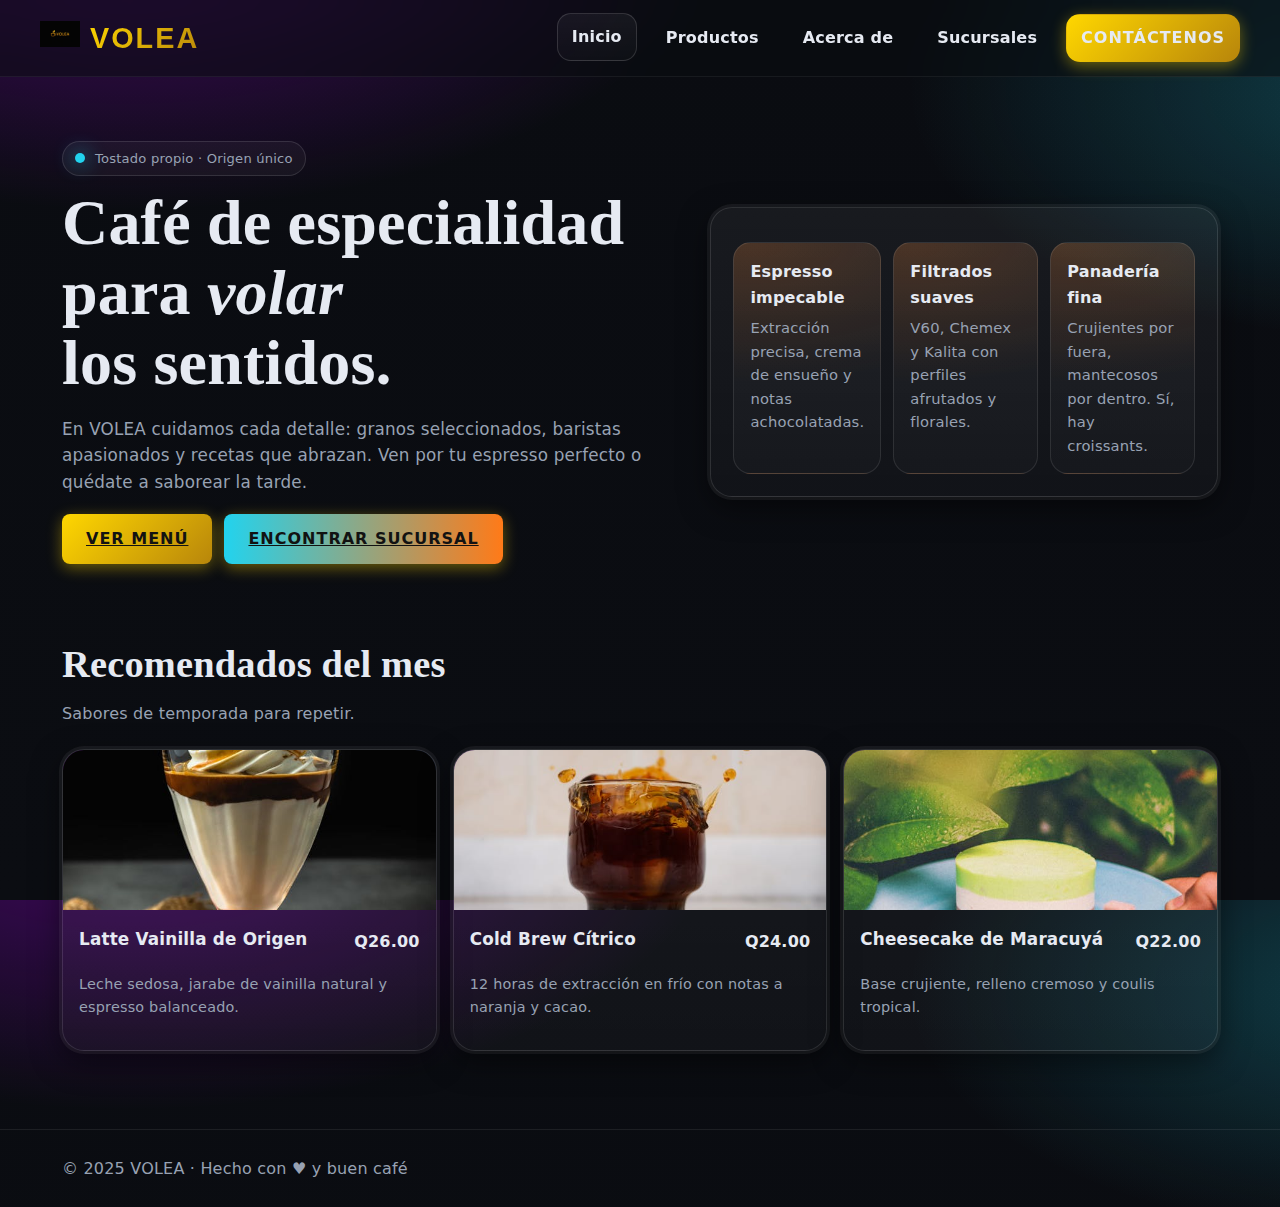
<file: Index.html>
<!doctype html>
<html lang="es">
<head>
  <meta charset="utf-8">
  <meta name="viewport" content="width=device-width, initial-scale=1">
  <meta name="color-scheme" content="dark">
  <title>VOLEA — Cafetería</title>
  <meta name="description" content="VOLEA — Café de especialidad, postres artesanales y momentos inolvidables.">
  <link rel="icon" type="image/png" href="img/Logo.png">
  <link rel="stylesheet" href="style.css">
</head>
<body>
  <nav class="site-nav">
    <div class="container nav-inner">
      <a class="brand" href="index.html" aria-label="Inicio VOLEA">
        <div class="logo">
            <img src="img/Logo.png" alt="Logo VOLEA" style="width: 40px; height: 40px;">
        </div>
        <span>VOLEA</span>
      </a>
      <div class="nav-links">
        <a href="index.html" aria-current="page">Inicio</a>
        <a href="productos.html">Productos</a>
        <a href="acerca.html">Acerca de</a>
        <a href="sucursales.html">Sucursales</a>
        <a href="contacto.html" class="btn" style="padding:10px 14px">Contáctenos</a>
      </div>
    </div>
  </nav>

  <header class="hero">
    <div class="container wrap">
      <div>
        <span class="badge"><span class="dot"></span> Tostado propio · Origen único</span>
        <h1 class="title">Café de especialidad para <em>volar</em> los sentidos.</h1>
        <p class="lead">En VOLEA cuidamos cada detalle: granos seleccionados, baristas apasionados y recetas que abrazan. Ven por tu espresso perfecto o quédate a saborear la tarde.</p>
        <div style="margin-top:18px; display:flex; gap:12px; flex-wrap:wrap">
          <a class="btn" href="productos.html">Ver menú</a>
          <a class="btn" href="sucursales.html" style="background:linear-gradient(90deg, var(--accent), var(--brand));">Encontrar sucursal</a>
        </div>
      </div>
      <div class="hero-card">
        <div class="hero-grid">
          <div class="tile">
            <h3>Espresso impecable</h3>
            <p>Extracción precisa, crema de ensueño y notas achocolatadas.</p>
          </div>
          <div class="tile">
            <h3>Filtrados suaves</h3>
            <p>V60, Chemex y Kalita con perfiles afrutados y florales.</p>
          </div>
          <div class="tile">
            <h3>Panadería fina</h3>
            <p>Crujientes por fuera, mantecosos por dentro. Sí, hay croissants.</p>
          </div>
        </div>
      </div>
    </div>
  </header>

  <section class="section">
    <div class="container">
      <h2 class="section-title">Recomendados del mes</h2>
      <p class="section-sub">Sabores de temporada para repetir.</p>
      <div class="grid cols-3">
        <article class="card">
          <div class="media">
            <img src="img/Latte-Vainilla-Origen.jpg" alt="Latte-Vainilla-Origen" class="card-img">
          </div>
          <div class="content">
            <div style="display:flex; align-items:center; gap:10px">
              <h3>Latte Vainilla de Origen</h3><span class="price">Q26.00</span>
            </div>
            <p class="meta">Leche sedosa, jarabe de vainilla natural y espresso balanceado.</p>
          </div>
        </article>
        <article class="card">
          <div class="media">
            <img src="img/Cold-Brew-Citrico.jpg" alt="Cold Brew Cítrico" class="card-img">
          </div>
          <div class="content">
            <div style="display:flex; align-items:center; gap:10px">
              <h3>Cold Brew Cítrico</h3><span class="price">Q24.00</span>
            </div>
            <p class="meta">12 horas de extracción en frío con notas a naranja y cacao.</p>
          </div>
        </article>
        <article class="card">
          <div class="media">
            <img src="img/Cheesecake-Maracuya.jpg" alt="Cheesecake de Maracuyá" class="card-img">
          </div>
          <div class="content">
            <div style="display:flex; align-items:center; gap:10px">
              <h3>Cheesecake de Maracuyá</h3><span class="price">Q22.00</span>
            </div>
            <p class="meta">Base crujiente, relleno cremoso y coulis tropical.</p>
          </div>
        </article>
      </div>
    </div>
  </section>

  <footer>
    <div class="container">
      © 2025 <span>VOLEA</span> · Hecho con ♥ y buen café
    </div>
  </footer>
</body>
</html>
</file>
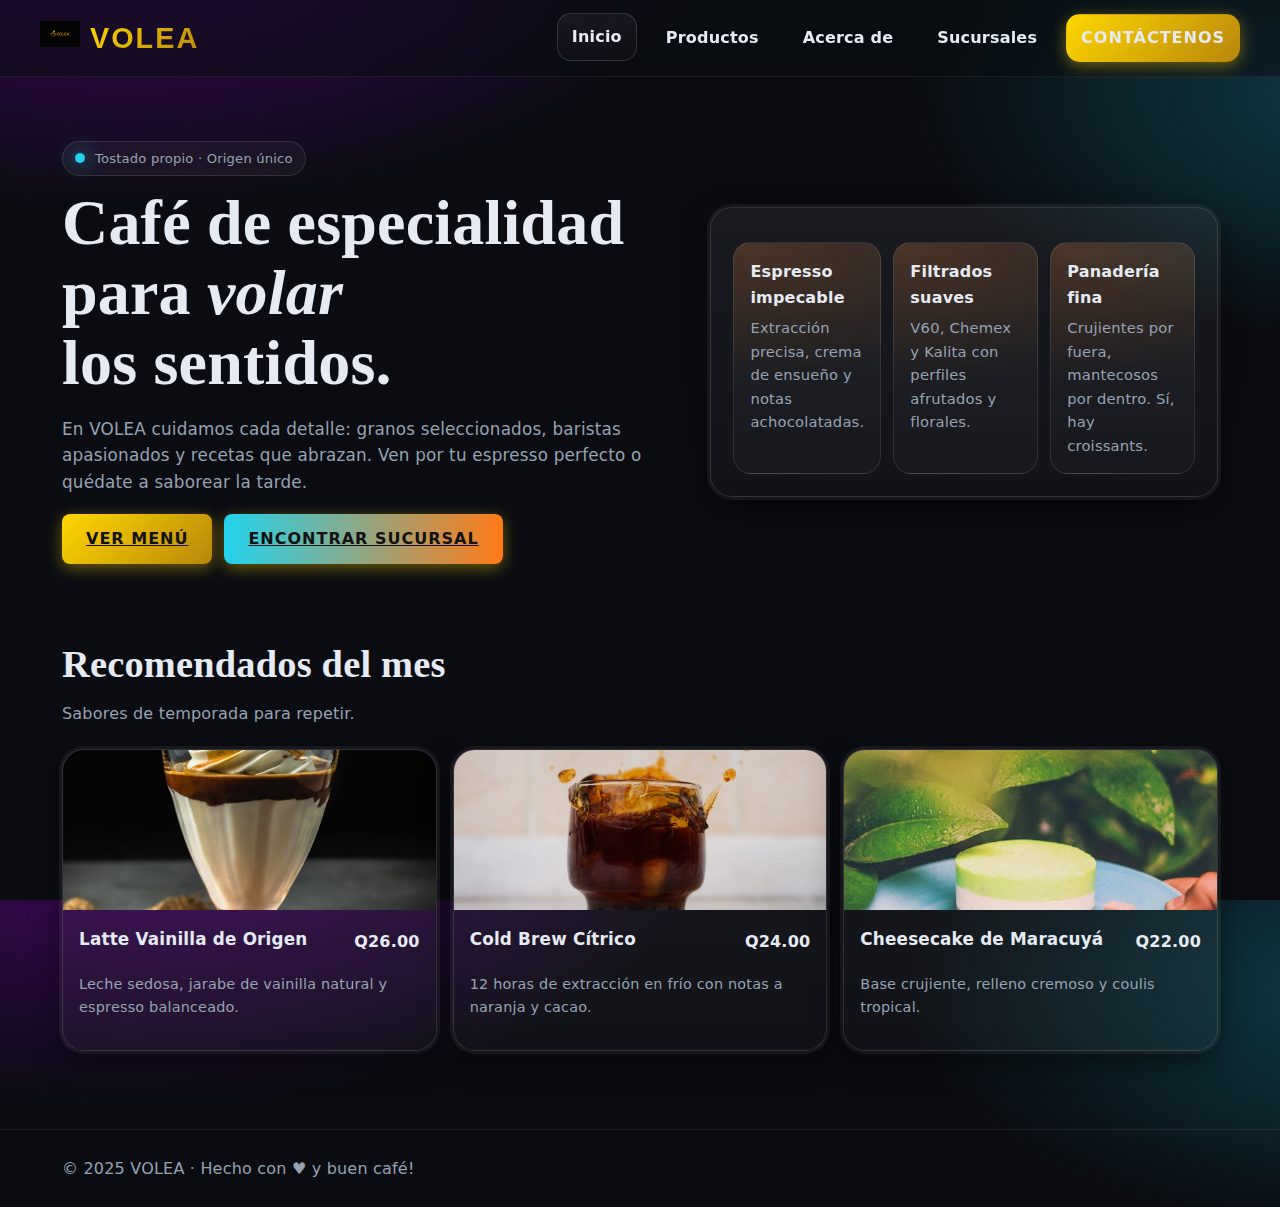
<file: index.html>
<!doctype html>
<html lang="es">
<head>
  <meta charset="utf-8">
  <meta name="viewport" content="width=device-width, initial-scale=1">
  <meta name="color-scheme" content="dark">
  <title>VOLEA — Cafetería</title>
  <meta name="description" content="VOLEA — Café de especialidad, postres artesanales y momentos inolvidables.">
  <link rel="icon" type="image/png" href="img/Logo.png">
  <link rel="stylesheet" href="style.css">
</head>
<body>
  <nav class="site-nav">
    <div class="container nav-inner">
      <a class="brand" href="index.html" aria-label="Inicio VOLEA">
        <div class="logo">
            <img src="img/Logo.png" alt="Logo VOLEA" style="width: 40px; height: 40px;">
        </div>
        <span>VOLEA</span>
      </a>
      <div class="nav-links">
        <a href="index.html" aria-current="page">Inicio</a>
        <a href="productos.html">Productos</a>
        <a href="acerca.html">Acerca de</a>
        <a href="sucursales.html">Sucursales</a>
        <a href="contacto.html" class="btn" style="padding:10px 14px">Contáctenos</a>
      </div>
    </div>
  </nav>

  <header class="hero">
    <div class="container wrap">
      <div>
        <span class="badge"><span class="dot"></span> Tostado propio · Origen único</span>
        <h1 class="title">Café de especialidad para <em>volar</em> los sentidos.</h1>
        <p class="lead">En VOLEA cuidamos cada detalle: granos seleccionados, baristas apasionados y recetas que abrazan. Ven por tu espresso perfecto o quédate a saborear la tarde.</p>
        <div style="margin-top:18px; display:flex; gap:12px; flex-wrap:wrap">
          <a class="btn" href="productos.html">Ver menú</a>
          <a class="btn" href="sucursales.html" style="background:linear-gradient(90deg, var(--accent), var(--brand));">Encontrar sucursal</a>
        </div>
      </div>
      <div class="hero-card">
        <div class="hero-grid">
          <div class="tile">
            <h3>Espresso impecable</h3>
            <p>Extracción precisa, crema de ensueño y notas achocolatadas.</p>
          </div>
          <div class="tile">
            <h3>Filtrados suaves</h3>
            <p>V60, Chemex y Kalita con perfiles afrutados y florales.</p>
          </div>
          <div class="tile">
            <h3>Panadería fina</h3>
            <p>Crujientes por fuera, mantecosos por dentro. Sí, hay croissants.</p>
          </div>
        </div>
      </div>
    </div>
  </header>

  <section class="section">
    <div class="container">
      <h2 class="section-title">Recomendados del mes</h2>
      <p class="section-sub">Sabores de temporada para repetir.</p>
      <div class="grid cols-3">
        <article class="card">
          <div class="media">
            <img src="img/Latte-Vainilla-Origen.jpg" alt="Latte-Vainilla-Origen" class="card-img">
          </div>
          <div class="content">
            <div style="display:flex; align-items:center; gap:10px">
              <h3>Latte Vainilla de Origen</h3><span class="price">Q26.00</span>
            </div>
            <p class="meta">Leche sedosa, jarabe de vainilla natural y espresso balanceado.</p>
          </div>
        </article>
        <article class="card">
          <div class="media">
            <img src="img/Cold-Brew-Citrico.jpg" alt="Cold Brew Cítrico" class="card-img">
          </div>
          <div class="content">
            <div style="display:flex; align-items:center; gap:10px">
              <h3>Cold Brew Cítrico</h3><span class="price">Q24.00</span>
            </div>
            <p class="meta">12 horas de extracción en frío con notas a naranja y cacao.</p>
          </div>
        </article>
        <article class="card">
          <div class="media">
            <img src="img/Cheesecake-Maracuya.jpg" alt="Cheesecake de Maracuyá" class="card-img">
          </div>
          <div class="content">
            <div style="display:flex; align-items:center; gap:10px">
              <h3>Cheesecake de Maracuyá</h3><span class="price">Q22.00</span>
            </div>
            <p class="meta">Base crujiente, relleno cremoso y coulis tropical.</p>
          </div>
        </article>
      </div>
    </div>
  </section>

  <footer>
    <div class="container">
      © 2025 <span>VOLEA</span> · Hecho con ♥ y buen café!
    </div>
  </footer>
</body>
</html>
</file>
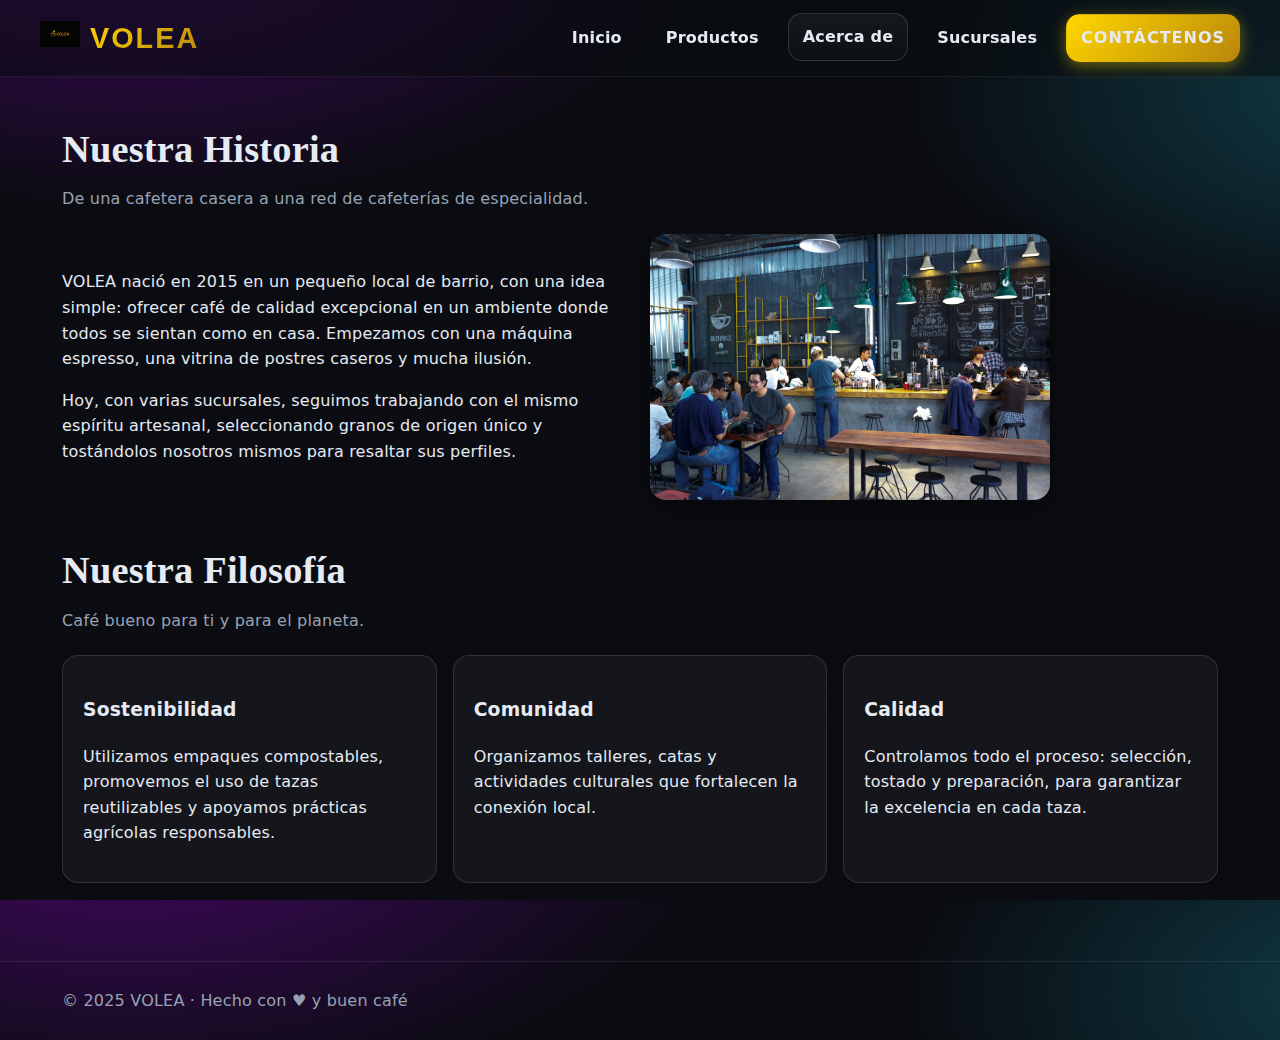
<file: acerca.html>
<!doctype html>
<html lang="es">
<head>
  <meta charset="utf-8">
  <meta name="viewport" content="width=device-width, initial-scale=1">
  <meta name="color-scheme" content="dark">
  <title>Acerca de — VOLEA</title>
  <meta name="description" content="La historia y filosofía de VOLEA. Café de especialidad, compromiso sostenible y comunidad.">
  <link rel="icon" href="data:image/svg+xml,<svg xmlns='http://www.w3.org/2000/svg' viewBox='0 0 64 64'><defs><linearGradient id='g' x1='0' x2='1'><stop stop-color='%23ff7a18'/><stop offset='1' stop-color='%23af00ff'/></linearGradient></defs><rect rx='14' ry='14' width='64' height='64' fill='url(%23g)'/></svg>">
  <link rel="stylesheet" href="style.css">
</head>
<body>
  <nav class="site-nav">
    <div class="container nav-inner">
      <a class="brand" href="index.html" aria-label="Inicio VOLEA">
        <div class="logo">
            <img src="img/Logo.png" alt="Logo VOLEA" style="width: 40px; height: 40px;">
        </div>
        <span>VOLEA</span>
      </a>
      <div class="nav-links">
        <a href="index.html">Inicio</a>
        <a href="productos.html">Productos</a>
        <a href="acerca.html" aria-current="page">Acerca de</a>
        <a href="sucursales.html">Sucursales</a>
        <a href="contacto.html" class="btn" style="padding:10px 14px">Contáctenos</a>
      </div>
    </div>
  </nav>

  <section class="section">
    <div class="container">
      <h2 class="section-title">Nuestra Historia</h2>
      <p class="section-sub">De una cafetera casera a una red de cafeterías de especialidad.</p>

      <div class="about-grid">
        <div>
          <p>VOLEA nació en 2015 en un pequeño local de barrio, con una idea simple: ofrecer café de calidad excepcional en un ambiente donde todos se sientan como en casa. Empezamos con una máquina espresso, una vitrina de postres caseros y mucha ilusión.</p>
          <p>Hoy, con varias sucursales, seguimos trabajando con el mismo espíritu artesanal, seleccionando granos de origen único y tostándolos nosotros mismos para resaltar sus perfiles.</p>
        </div>
        <div class="about-img">
            <img src="img/Equipo.jpg" alt="Nuestro Equipo" class="card-img">
        </div>
      </div>

      <h2 class="section-title" style="margin-top:40px">Nuestra Filosofía</h2>
      <p class="section-sub">Café bueno para ti y para el planeta.</p>
      <div class="grid cols-3">
        <div class="card-filosofia">
          <h3>Sostenibilidad</h3>
          <p>Utilizamos empaques compostables, promovemos el uso de tazas reutilizables y apoyamos prácticas agrícolas responsables.</p>
        </div>
        <div class="card-filosofia">
          <h3>Comunidad</h3>
          <p>Organizamos talleres, catas y actividades culturales que fortalecen la conexión local.</p>
        </div>
        <div class="card-filosofia">
          <h3>Calidad</h3>
          <p>Controlamos todo el proceso: selección, tostado y preparación, para garantizar la excelencia en cada taza.</p>
        </div>
      </div>
    </div>
  </section>

  <footer>
    <div class="container">
      © 2025 <span>VOLEA</span> · Hecho con ♥ y buen café
    </div>
  </footer>
</body>
</html>
</file>
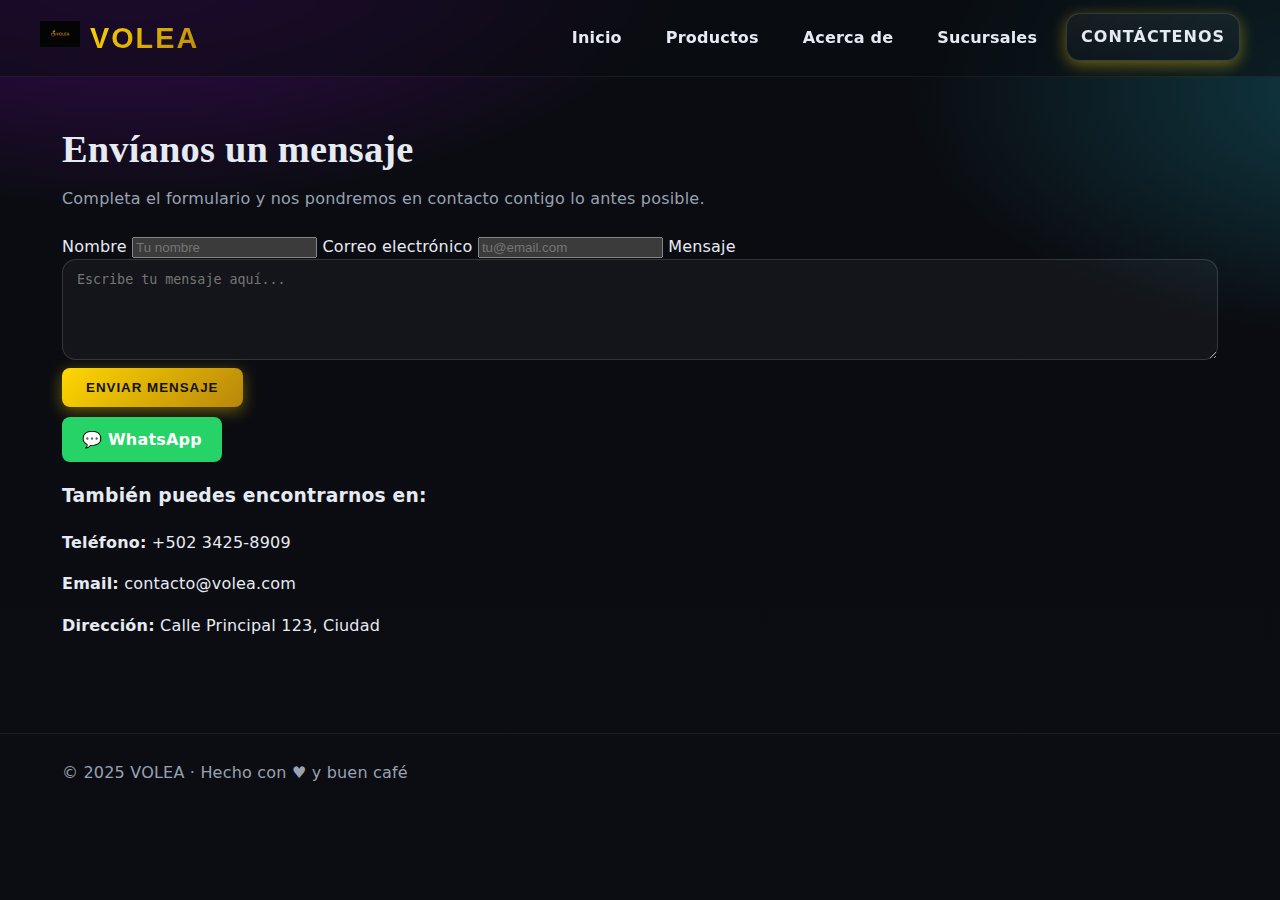
<file: contacto.html>
<!doctype html>
<html lang="es">
<head>
  <meta charset="utf-8">
  <meta name="viewport" content="width=device-width, initial-scale=1">
  <meta name="color-scheme" content="dark">
  <title>Contáctenos — VOLEA</title>
  <meta name="description" content="Envíanos tus consultas, sugerencias o comentarios. Estamos aquí para escucharte.">
  <link rel="icon" href="data:image/svg+xml,<svg xmlns='http://www.w3.org/2000/svg' viewBox='0 0 64 64'><defs><linearGradient id='g' x1='0' x2='1'><stop stop-color='%23ff7a18'/><stop offset='1' stop-color='%23af00ff'/></linearGradient></defs><rect rx='14' ry='14' width='64' height='64' fill='url(%23g)'/></svg>">
  <link rel="stylesheet" href="style.css">
</head>
<body>
  <nav class="site-nav">
    <div class="container nav-inner">
     <a class="brand" href="index.html" aria-label="Inicio VOLEA">
        <div class="logo">
            <img src="img/Logo.png" alt="Logo VOLEA" style="width: 40px; height: 40px;">
        </div>
        <span>VOLEA</span>
      </a>
      <div class="nav-links">
        <a href="index.html">Inicio</a>
        <a href="productos.html">Productos</a>
        <a href="acerca.html">Acerca de</a>
        <a href="sucursales.html">Sucursales</a>
        <a href="contacto.html" aria-current="page" class="btn" style="padding:10px 14px">Contáctenos</a>
      </div>
    </div>
  </nav>

  <section class="section">
    <div class="container">
      <h2 class="section-title">Envíanos un mensaje</h2>
      <p class="section-sub">Completa el formulario y nos pondremos en contacto contigo lo antes posible.</p>

      <form class="contact-form" action="#" method="post">
        <label for="nombre">Nombre</label>
        <input type="text" id="nombre" name="nombre" placeholder="Tu nombre" required>

        <label for="email">Correo electrónico</label>
        <input type="email" id="email" name="email" placeholder="tu@email.com" required>

        <label for="mensaje">Mensaje</label>
        <textarea id="mensaje" name="mensaje" rows="5" placeholder="Escribe tu mensaje aquí..." required></textarea>

        <button type="submit" class="btn">Enviar mensaje</button>
      </form>
      <a href="https://wa.me/502XXXXXXXX?text=Hola%20VOLEA,%20quiero%20más%20información" class="btn-whatsapp" target="_blank" rel="noopener noreferrer">
        💬 WhatsApp
      </a>

      <div style="margin-top:15px">
        <h3>También puedes encontrarnos en:</h3>
        <p><strong>Teléfono:</strong> +502 3425-8909</p>
        <p><strong>Email:</strong> contacto@volea.com</p>
        <p><strong>Dirección:</strong> Calle Principal 123, Ciudad</p>
      </div>
    </div>
  </section>

  <footer>
    <div class="container">
      © 2025 <span>VOLEA</span> · Hecho con ♥ y buen café
    </div>
  </footer>
</body>
</html>
</file>
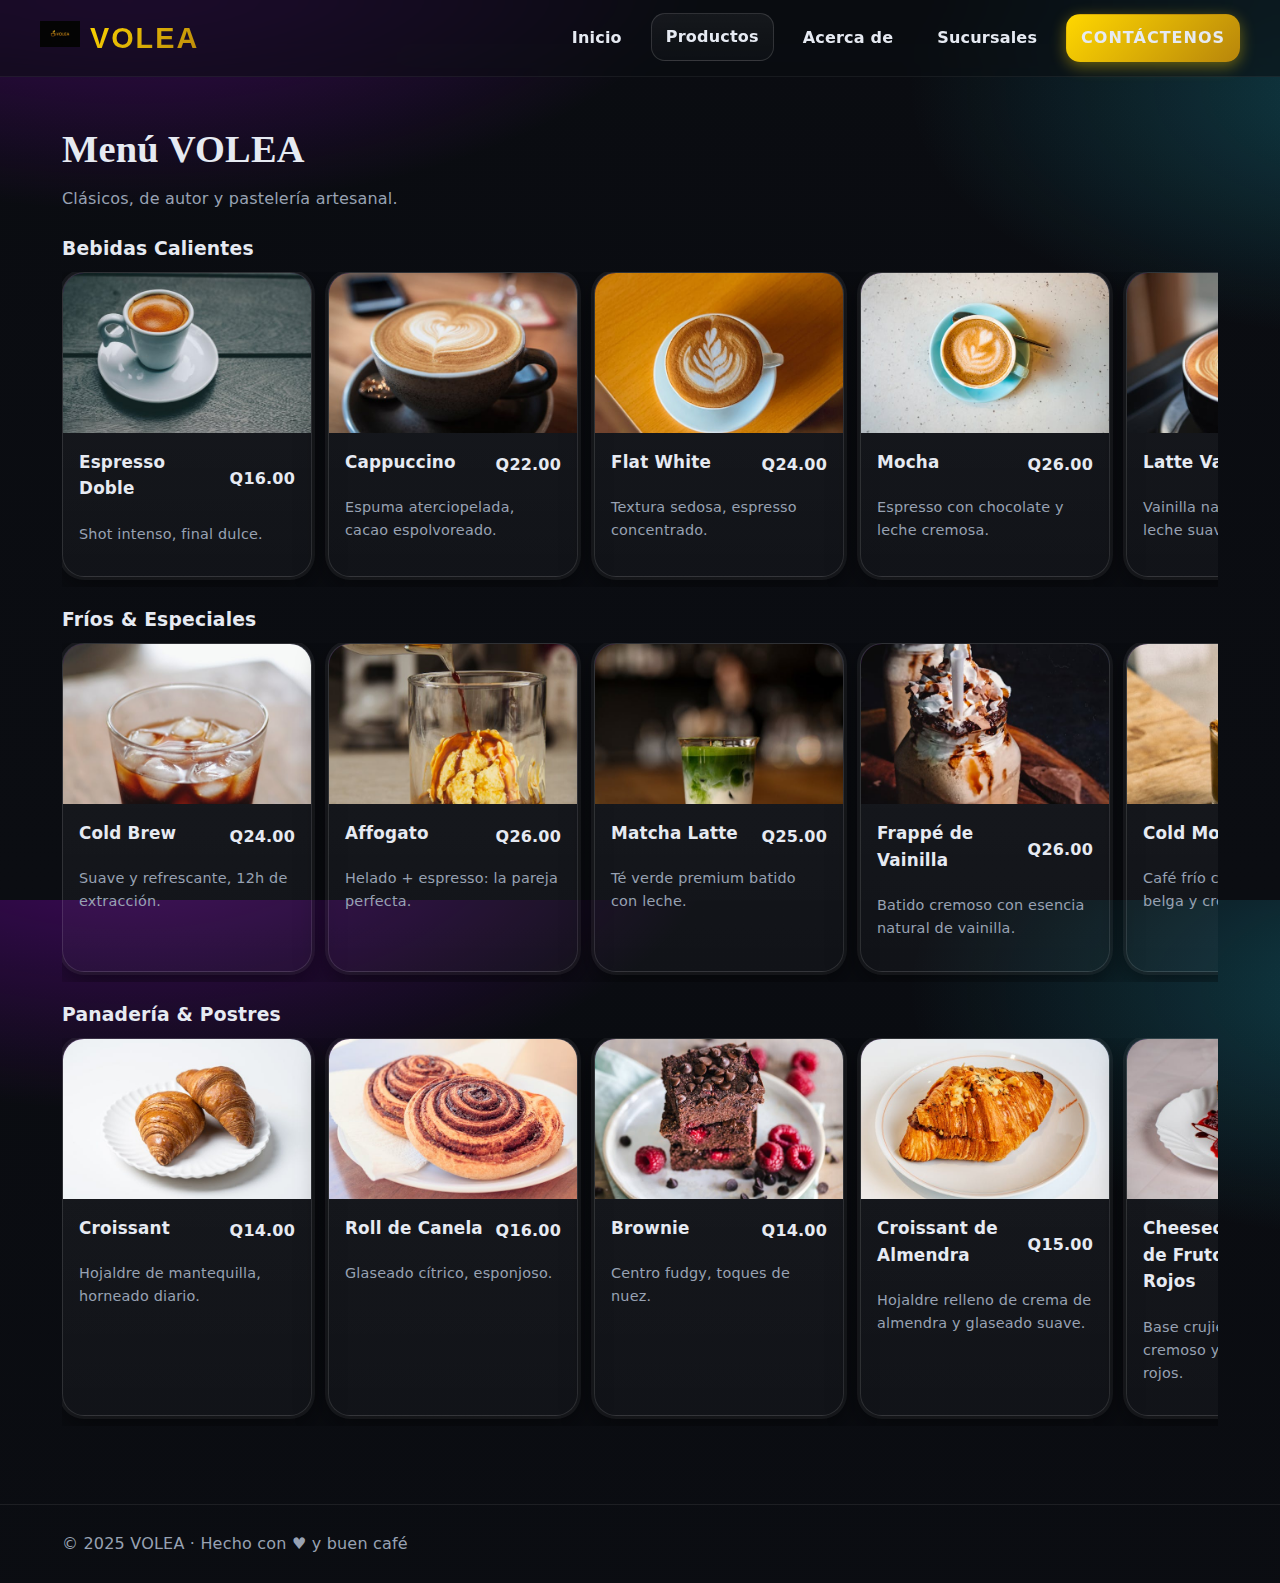
<file: productos.html>
<!doctype html>
<html lang="es">
<head>
  <meta charset="utf-8">
  <meta name="viewport" content="width=device-width, initial-scale=1">
  <meta name="color-scheme" content="dark">
  <title>Productos — VOLEA</title>
  <meta name="description" content="Menú de bebidas y postres de VOLEA. Café de especialidad, filtrados, fríos y pastelería artesanal.">
  <link rel="icon" href="data:image/svg+xml,<svg xmlns='http://www.w3.org/2000/svg' viewBox='0 0 64 64'><defs><linearGradient id='g' x1='0' x2='1'><stop stop-color='%23ff7a18'/><stop offset='1' stop-color='%23af00ff'/></linearGradient></defs><rect rx='14' ry='14' width='64' height='64' fill='url(%23g)'/></svg>">
  <link rel="stylesheet" href="style.css">
</head>
<body>
  <nav class="site-nav">
    <div class="container nav-inner">
      <a class="brand" href="index.html" aria-label="Inicio VOLEA">
        <div class="logo">
            <img src="img/Logo.png" alt="Logo VOLEA" style="width: 40px; height: 40px;">
        </div>
        <span>VOLEA</span>
      </a>
      <div class="nav-links">
        <a href="index.html">Inicio</a>
        <a href="productos.html" aria-current="page">Productos</a>
        <a href="acerca.html">Acerca de</a>
        <a href="sucursales.html">Sucursales</a>
        <a href="contacto.html" class="btn" style="padding:10px 14px">Contáctenos</a>
      </div>
    </div>
  </nav>

  <section class="section">
    <div class="container">
      <h2 class="section-title">Menú VOLEA</h2>
      <p class="section-sub">Clásicos, de autor y pastelería artesanal.</p>

      <h3 style="margin:10px 0 8px">Bebidas Calientes</h3>
        <div class="carousel">
        <div class="carousel-track">
            <article class="card">
            <div class="media">
                <img src="img/Espresso.jpg" alt="Café Espresso" class="card-img">
            </div>
            <div class="content">
                <div style="display:flex; align-items:center; gap:10px">
                <h3>Espresso Doble</h3><span class="price"> Q16.00</span>
                </div>
                <p class="meta">Shot intenso, final dulce.</p>
            </div>
            </article>

            <article class="card">
            <div class="media">
                <img src="img/Cappuccino.jpg" alt="Cappuccino" class="card-img">
            </div>
            <div class="content">
                <div style="display:flex; align-items:center; gap:10px">
                <h3>Cappuccino</h3><span class="price">Q22.00</span>
                </div>
                <p class="meta">Espuma aterciopelada, cacao espolvoreado.</p>
            </div>
            </article>

            <article class="card">
            <div class="media">
                <img src="img/Flat-White.jpg" alt="Flat-White" class="card-img">
            </div>
            <div class="content">
                <div style="display:flex; align-items:center; gap:10px">
                <h3>Flat White</h3><span class="price">Q24.00</span>
                </div>
                <p class="meta">Textura sedosa, espresso concentrado.</p>
            </div>
            </article>

            <article class="card">
            <div class="media">
                <img src="img/Mocha.jpg" alt="Café Mocha" class="card-img">
            </div>
            <div class="content">
                <div style="display:flex; align-items:center; gap:10px">
                <h3>Mocha</h3><span class="price">Q26.00</span>
                </div>
                <p class="meta">Espresso con chocolate y leche cremosa.</p>
            </div>
            </article>

            <article class="card">
            <div class="media">
                <img src="img/Latte-Vainilla.jpg" alt="Latte de Vainilla" class="card-img">
            </div>
            <div class="content">
                <div style="display:flex; align-items:center; gap:10px">
                <h3>Latte Vainilla</h3><span class="price">Q26.00</span>
                </div>
                <p class="meta">Vainilla natural, espresso y leche suave.</p>
            </div>
            </article>

            <article class="card">
            <div class="media">
                <img src="img/Chai-Latte.jpg" alt="Chai Latte" class="card-img">
            </div>
            <div class="content">
                <div style="display:flex; align-items:center; gap:10px">
                <h3>Chai Latte</h3><span class="price">Q27.00</span>
                </div>
                <p class="meta">Té negro especiado, leche caliente.</p>
            </div>
            </article>
        </div>
        </div>

      <h3 style="margin:18px 0 8px">Fríos & Especiales</h3>
      <div class="carousel">
        <div class="carousel-track">
        <article class="card">
          <div class="media">
            <img src="img/Cold-Brew.jpg" alt="Cold-Brew" class="card-img">
          </div>
          <div class="content">
            <div style="display:flex; align-items:center; gap:10px">
              <h3>Cold Brew</h3><span class="price">Q24.00</span>
            </div>
            <p class="meta">Suave y refrescante, 12h de extracción.</p>
          </div>
        </article>
        <article class="card">
          <div class="media">
            <img src="img/Affogato.jpg" alt="Affogato" class="card-img">
          </div>
          <div class="content">
            <div style="display:flex; align-items:center; gap:10px">
              <h3>Affogato</h3><span class="price">Q26.00</span>
            </div>
            <p class="meta">Helado + espresso: la pareja perfecta.</p>
          </div>
        </article>
        <article class="card">
          <div class="media">
            <img src="img/Matcha-Latte.jpg" alt="Matcha-Latte" class="card-img">
          </div>
          <div class="content">
            <div style="display:flex; align-items:center; gap:10px">
              <h3>Matcha Latte</h3><span class="price">Q25.00</span>
            </div>
            <p class="meta">Té verde premium batido con leche.</p>
          </div>
        </article>
        <article class="card">
        <div class="media">
        <img src="img/Frape-Vainilla.jpg" alt="Frape-Vainilla" class="card-img">
        </div>
        <div class="content">
            <div style="display:flex; align-items:center; gap:10px">
            <h3>Frappé de Vainilla</h3><span class="price">Q26.00</span>
            </div>
            <p class="meta">Batido cremoso con esencia natural de vainilla.</p>
        </div>
        </article>
        <article class="card">
        <div class="media">
        <img src="img/Cold-Mocha.jpg" alt="Cold-Mocha" class="card-img">
        </div>
        <div class="content">
            <div style="display:flex; align-items:center; gap:10px">
            <h3>Cold Mocha</h3><span class="price">Q27.00</span>
            </div>
            <p class="meta">Café frío con chocolate belga y crema batida.</p>
        </div>
        </article>

        <article class="card">
        <div class="media">
        <img src="img/Lemon-Iced-Tea.jpg" alt="Lemon Iced Tea" class="card-img">
        </div>
        <div class="content">
            <div style="display:flex; align-items:center; gap:10px">
            <h3>Lemon Iced Tea</h3><span class="price">Q22.00</span>
            </div>
            <p class="meta">Té negro helado con rodajas frescas de limón.</p>
        </div>
        </article>
      </div>
        </div>

      <h3 style="margin:18px 0 8px">Panadería & Postres</h3>
      <div class="carousel">
        <div class="carousel-track">
        <article class="card">
          <div class="media">
            <img src="img/Croissant.jpg" alt="Croissant" class="card-img">
          </div>
          <div class="content">
            <div style="display:flex; align-items:center; gap:10px">
              <h3>Croissant</h3><span class="price">Q14.00</span>
            </div>
            <p class="meta">Hojaldre de mantequilla, horneado diario.</p>
          </div>
        </article>
        <article class="card">
          <div class="media">
            <img src="img/Roll-Canela.jpg" alt="Roll-Canela" class="card-img">
          </div>
          <div class="content">
            <div style="display:flex; align-items:center; gap:10px">
              <h3>Roll de Canela</h3><span class="price">Q16.00</span>
            </div>
            <p class="meta">Glaseado cítrico, esponjoso.</p>
          </div>
        </article>
        <article class="card">
          <div class="media">
            <img src="img/Brownie.jpg" alt="Brownie" class="card-img">
          </div>
          <div class="content">
            <div style="display:flex; align-items:center; gap:10px">
              <h3>Brownie</h3><span class="price">Q14.00</span>
            </div>
            <p class="meta">Centro fudgy, toques de nuez.</p>
          </div>
        </article>
        <article class="card">
        <div class="media">
            <img src="img/Croissant-Almendra.jpg" alt="Croissant de Almendra" class="card-img">
        </div>
        <div class="content">
            <div style="display:flex; align-items:center; gap:10px">
            <h3>Croissant de Almendra</h3><span class="price">Q15.00</span>
            </div>
            <p class="meta">Hojaldre relleno de crema de almendra y glaseado suave.</p>
        </div>
        </article>

        <article class="card">
        <div class="media">
            <img src="img/Cheesecake-Frutos-Rojos.jpg" alt="Cheesecake de Frutos Rojos" class="card-img">
        </div>
        <div class="content">
            <div style="display:flex; align-items:center; gap:10px">
            <h3>Cheesecake de Frutos Rojos</h3><span class="price">Q22.00</span>
            </div>
            <p class="meta">Base crujiente, relleno cremoso y coulis de frutos rojos.</p>
        </div>
        </article>

        <article class="card">
        <div class="media">
            <img src="img/Brownie-Nuez.jpg" alt="Brownie con Nuez" class="card-img">
        </div>
        <div class="content">
            <div style="display:flex; align-items:center; gap:10px">
            <h3>Brownie con Nuez</h3><span class="price">Q18.00</span>
            </div>
            <p class="meta">Bizcocho denso de chocolate con nueces tostadas.</p>
        </div>
    </article>
      </div>
    </div>
    </div>
  </section>

  <footer>
    <div class="container">
      © 2025 <span>VOLEA</span> · Hecho con ♥ y buen café
    </div>
  </footer>
</body>
</html>
</file>
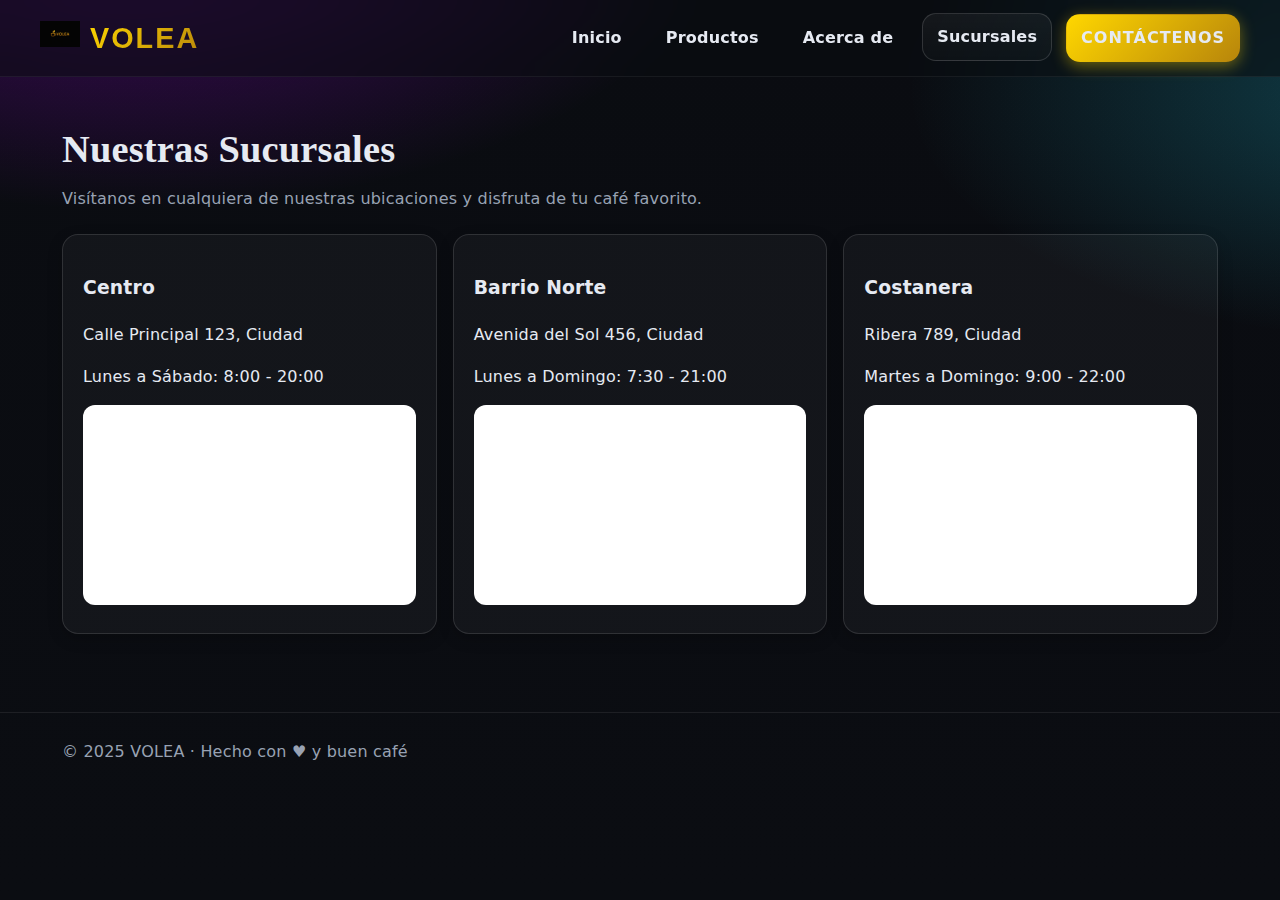
<file: sucursales.html>
<!doctype html>
<html lang="es">
<head>
  <meta charset="utf-8">
  <meta name="viewport" content="width=device-width, initial-scale=1">
  <meta name="color-scheme" content="dark">
  <title>Sucursales — VOLEA</title>
  <meta name="description" content="Encuentra la sucursal VOLEA más cercana.">
  <link rel="icon" href="data:image/svg+xml,<svg xmlns='http://www.w3.org/2000/svg' viewBox='0 0 64 64'><defs><linearGradient id='g' x1='0' x2='1'><stop stop-color='%23ff7a18'/><stop offset='1' stop-color='%23af00ff'/></linearGradient></defs><rect rx='14' ry='14' width='64' height='64' fill='url(%23g)'/></svg>">
  <link rel="stylesheet" href="style.css">
</head>
<body>
  <nav class="site-nav">
    <div class="container nav-inner">
      <a class="brand" href="index.html" aria-label="Inicio VOLEA">
        <div class="logo">
            <img src="img/Logo.png" alt="Logo VOLEA" style="width: 40px; height: 40px;">
        </div>
        <span>VOLEA</span>
      </a>
      <div class="nav-links">
        <a href="index.html">Inicio</a>
        <a href="productos.html">Productos</a>
        <a href="acerca.html">Acerca de</a>
        <a href="sucursales.html" aria-current="page">Sucursales</a>
        <a href="contacto.html" class="btn" style="padding:10px 14px">Contáctenos</a>
      </div>
    </div>
  </nav>

  <section class="section">
    <div class="container">
      <h2 class="section-title">Nuestras Sucursales</h2>
      <p class="section-sub">Visítanos en cualquiera de nuestras ubicaciones y disfruta de tu café favorito.</p>

      <div class="grid cols-3">
        <div class="card-sucursal">
          <h3>Centro</h3>
          <p>Calle Principal 123, Ciudad</p>
          <p>Lunes a Sábado: 8:00 - 20:00</p>
          <iframe src="https://maps.google.com/maps?q=Plaza%20Mayor%20Madrid&t=&z=15&ie=UTF8&iwloc=&output=embed" width="100%" height="200" style="border:0; border-radius:12px"></iframe>
        </div>
        <div class="card-sucursal">
          <h3>Barrio Norte</h3>
          <p>Avenida del Sol 456, Ciudad</p>
          <p>Lunes a Domingo: 7:30 - 21:00</p>
          <iframe src="https://maps.google.com/maps?q=Parque%20del%20Retiro%20Madrid&t=&z=15&ie=UTF8&iwloc=&output=embed" width="100%" height="200" style="border:0; border-radius:12px"></iframe>
        </div>
        <div class="card-sucursal">
          <h3>Costanera</h3>
          <p>Ribera 789, Ciudad</p>
          <p>Martes a Domingo: 9:00 - 22:00</p>
          <iframe src="https://maps.google.com/maps?q=Playa%20de%20la%20Concha&t=&z=15&ie=UTF8&iwloc=&output=embed" width="100%" height="200" style="border:0; border-radius:12px"></iframe>
        </div>
      </div>
    </div>
  </section>

  <footer>
    <div class="container">
      © 2025 <span>VOLEA</span> · Hecho con ♥ y buen café
    </div>
  </footer>
</body>
</html>
</file>
<file: style.css>
:root{
  --bg:#0b0d12;
  --card:#0f1420cc;
  --muted:#98a2b3;
  --text:#e6eaf2;
  --brand:#ff7a18;
  --brand-2:#af00ff;
  --accent:#22d3ee;
  --ring: 0 0 0 3px rgba(255,255,255,.06), 0 10px 30px rgba(0,0,0,.5);
  --radius: 22px;
  --maxw: 1200px;
}

/* Activa las transiciones entre páginas */
@view-transition {
  navigation: auto;
}

*{box-sizing:border-box}
html,body{height:100%}
body{
  margin:0;
  font-family: 'Inter', system-ui, -apple-system, Segoe UI, Roboto, Helvetica, Arial, sans-serif;
  background: radial-gradient(1200px 600px at 10% -10%, rgba(175,0,255,.35), transparent 50%),
              radial-gradient(1000px 500px at 110% 10%, rgba(34,211,238,.25), transparent 50%),
              linear-gradient(180deg, #0a0c11 0%, #0b0d12 100%);
  color:var(--text);
  line-height:1.6;
  letter-spacing:.2px;
}

/* Tipografía extra */
@import url('https://fonts.googleapis.com/css2?family=Inter:wght@300;400;600;800&family=Playfair+Display:wght@600;800&display=swap');

.container{max-width:var(--maxw); margin:0 auto; padding:0 22px}

nav.site-nav{
  position:sticky; top:0; z-index:50;
  backdrop-filter: blur(14px);
  background: rgba(10,12,17,.55);
  border-bottom:1px solid rgba(255,255,255,.06);
}
.nav-inner{display:flex; align-items:center; justify-content:space-between; gap:16px; padding:14px 0}
.brand {
  display: flex;
  align-items: center;
  gap: 10px; 
  text-decoration: none; 
}

.brand .logo img {
  width: 40px;
  height: 40px;
  object-fit: contain;
}

.brand span {
  font-family: 'Poppins', sans-serif;
  font-size: 1.8rem;
  font-weight: 700;
  background: linear-gradient(135deg, #FFD700, #B8860B);
  -webkit-background-clip: text; 
  -webkit-text-fill-color: transparent;
  letter-spacing: 2px;
}

.nav-links{display:flex; gap:14px; flex-wrap:wrap}
.nav-links a{
  color:var(--text); text-decoration:none; padding:10px 14px; border-radius:14px;
  border:1px solid transparent;
  transition: all .24s ease;
  font-weight:600;
}
.nav-links a:hover, .nav-links a[aria-current="page"]{
  border-color: rgba(255,255,255,.14);
  background: linear-gradient(180deg, rgba(255,255,255,.05), rgba(255,255,255,.02));
  transform: translateY(-1px);
}

/* Hero */
.hero{padding:64px 0 28px}
.hero .wrap{
  display:grid; grid-template-columns: 1.1fr .9fr; gap:28px; align-items:center;
}
.badge{
  display:inline-flex; gap:10px; align-items:center;
  padding:6px 12px; border-radius:999px;
  border:1px solid rgba(255,255,255,.12);
  background: rgba(255,255,255,.04);
  font-size:.82rem; color:var(--muted);
}
.badge .dot{width:10px; height:10px; border-radius:50%; background:var(--accent); box-shadow:0 0 20px var(--accent)}

h1.title{
  font-family:'Playfair Display', serif;
  font-size: clamp(2.2rem, 4vw + 1rem, 4rem);
  line-height:1.1; margin:12px 0 10px;
  text-wrap:balance;
}
.lead{color:var(--muted); max-width:58ch; font-size:1.05rem}

.hero-card{
  border-radius: var(--radius);
  padding:22px;
  background: linear-gradient(180deg, rgba(255,255,255,.06), rgba(255,255,255,.03));
  border:1px solid rgba(255,255,255,.12);
  box-shadow: var(--ring);
}
.hero-grid{display:grid; grid-template-columns: repeat(3, 1fr); gap:12px; margin-top:12px}
.tile{
  border-radius:18px; padding:16px;
  border:1px solid rgba(255,255,255,.1);
  background: radial-gradient(300px 140px at 10% 0%, rgba(255,122,24,.18), rgba(255,255,255,0)),
              linear-gradient(180deg, rgba(255,255,255,.05), rgba(255,255,255,.02));
  min-height:120px;
}
.tile h3{margin:0 0 6px; font-size:1rem}
.tile p{margin:0; color:var(--muted); font-size:.92rem}

/* Secciones genéricas */
.section{padding:42px 0}
h2.section-title{
  font-family:'Playfair Display', serif;
  font-size: clamp(1.6rem, 2.5vw + .6rem, 2.4rem);
  margin:0 0 6px;
}
.section-sub{color:var(--muted); margin:0 0 22px}

/* Cards de productos y sucursales */
.grid{display:grid; gap:16px}
.grid.cols-3{grid-template-columns: repeat(3, 1fr)}
.grid.cols-2{grid-template-columns: repeat(2, 1fr)}
.card{
  border-radius: var(--radius);
  background: linear-gradient(180deg, rgba(255,255,255,.06), rgba(255,255,255,.03));
  border:1px solid rgba(255,255,255,.12);
  box-shadow: var(--ring);
  overflow:hidden;
}
.card .media{
  height:160px;
  background: linear-gradient(135deg, rgba(175,0,255,.35), rgba(34,211,238,.25));
}
.card .content{padding:16px}
.card h3{margin:0 0 6px; font-size:1.05rem}
.badge-pill{
  display:inline-block; padding:6px 10px; border-radius:999px;
  background: rgba(255,122,24,.16); border:1px solid rgba(255,122,24,.28); font-weight:600; font-size:.82rem
}
.price{font-weight:800; margin-left:auto}
.meta{display:flex; gap:10px; align-items:center; color:var(--muted); font-size:.9rem}

.carousel {
  overflow-x: auto;
  scroll-snap-type: x mandatory;
  -webkit-overflow-scrolling: touch;
  padding-bottom: 10px;
}

.carousel::-webkit-scrollbar {
  display: none;
}

.carousel-track {
  display: flex;
  gap: 16px;
}

.carousel .card {
  flex: 0 0 250px; /* ancho fijo de cada producto */
  scroll-snap-align: start;
}

/* Imagen en tarjetas */
.card-img {
  width: 100%;
  height: 160px;
  object-fit: cover; /* Recorta sin deformar */
  border-radius: 12px 12px 0 0;
  display: block;
}
/* Acerca */
.split{display:grid; grid-template-columns: 1.1fr .9fr; gap:22px; align-items:start}
.kpi{display:grid; grid-template-columns: repeat(3,1fr); gap:12px; margin-top:8px}
.kpi .k{padding:14px; border-radius:16px; border:1px solid rgba(255,255,255,.12); background: rgba(255,255,255,.04); text-align:center}
.kpi .n{font-weight:800; font-size:1.2rem} 

.card-filosofia{
  padding: 20px;
  border-radius: 16px;
  border: 1px solid rgba(255, 255, 255, 0.12);
  background: rgba(255, 255, 255, 0.04);
  text-align: left;
  box-shadow: 0 5px 15px rgba(0,0,0,0.2);
}
.about-grid {
  display: flex;
  align-items: center; 
  justify-content: space-between;
  gap: 20px;
  flex-wrap: wrap; 
}

.about-grid > div {
  flex: 1;
  min-width: 280px;
}

.about-img img {
  width: 100%;
  max-width: 400px;
  height: auto;
  border-radius: 16px;
  box-shadow: 0 10px 25px rgba(0,0,0,0.4);
}

/* Sucursales */
.card-sucursal{
  padding: 20px;
  border-radius: 16px;
  border: 1px solid rgba(255, 255, 255, 0.12);
  background: rgba(255, 255, 255, 0.04);
  text-align: left;
  box-shadow: 0 5px 15px rgba(0,0,0,0.2);
}
/* Contacto */
.form{display:grid; gap:12px}
.input, textarea{
  width:100%; padding:12px 14px; border-radius:14px;
  background: rgba(255,255,255,.04); border:1px solid rgba(255,255,255,.14);
  color:var(--text); outline:none;
}
.input:focus, textarea:focus{border-color: rgba(34,211,238,.6); box-shadow:0 0 0 3px rgba(34,211,238,.2)}

.btn {
  background: linear-gradient(135deg, #FFD700, #b8860b, #FFD700);
  background-size: 200% 200%;
  color: #121212;
  padding: 12px 24px;
  border-radius: 8px;
  border: none;
  cursor: pointer;
  font-weight: 700;
  text-transform: uppercase;
  letter-spacing: 1px;
  transition: all 0.4s ease;
  box-shadow: 0 4px 15px rgba(255, 215, 0, 0.4);
}

.btn-whatsapp {
  display: inline-block;
  background-color: #25D366;
  color: white;
  padding: 10px 20px;
  border-radius: 8px;
  text-decoration: none;
  font-weight: bold;
  transition: background-color 0.3s ease;
  margin-top:10px;
}

.btn-whatsapp:hover {
  background-color: #1EBE5D;
}

/* Animación para efecto brillante */
.btn:hover {
  background-position: right center;
  box-shadow: 0 6px 20px rgba(255, 215, 0, 0.6);
  transform: scale(1.05);
}

/* Footer */
footer{
  margin-top:36px; padding:26px 0;
  border-top:1px solid rgba(255,255,255,.08);
  color:var(--muted);
}

/* Responsivo */
@media (max-width: 980px){
  .hero .wrap, .split{grid-template-columns: 1fr}
  .grid.cols-3{grid-template-columns: 1fr 1fr}
}
@media (max-width: 640px){
  .nav-links{gap:8px}
  .grid.cols-3, .grid.cols-2{grid-template-columns: 1fr}
  .hero{padding:38px 0 6px}
}
</file>
